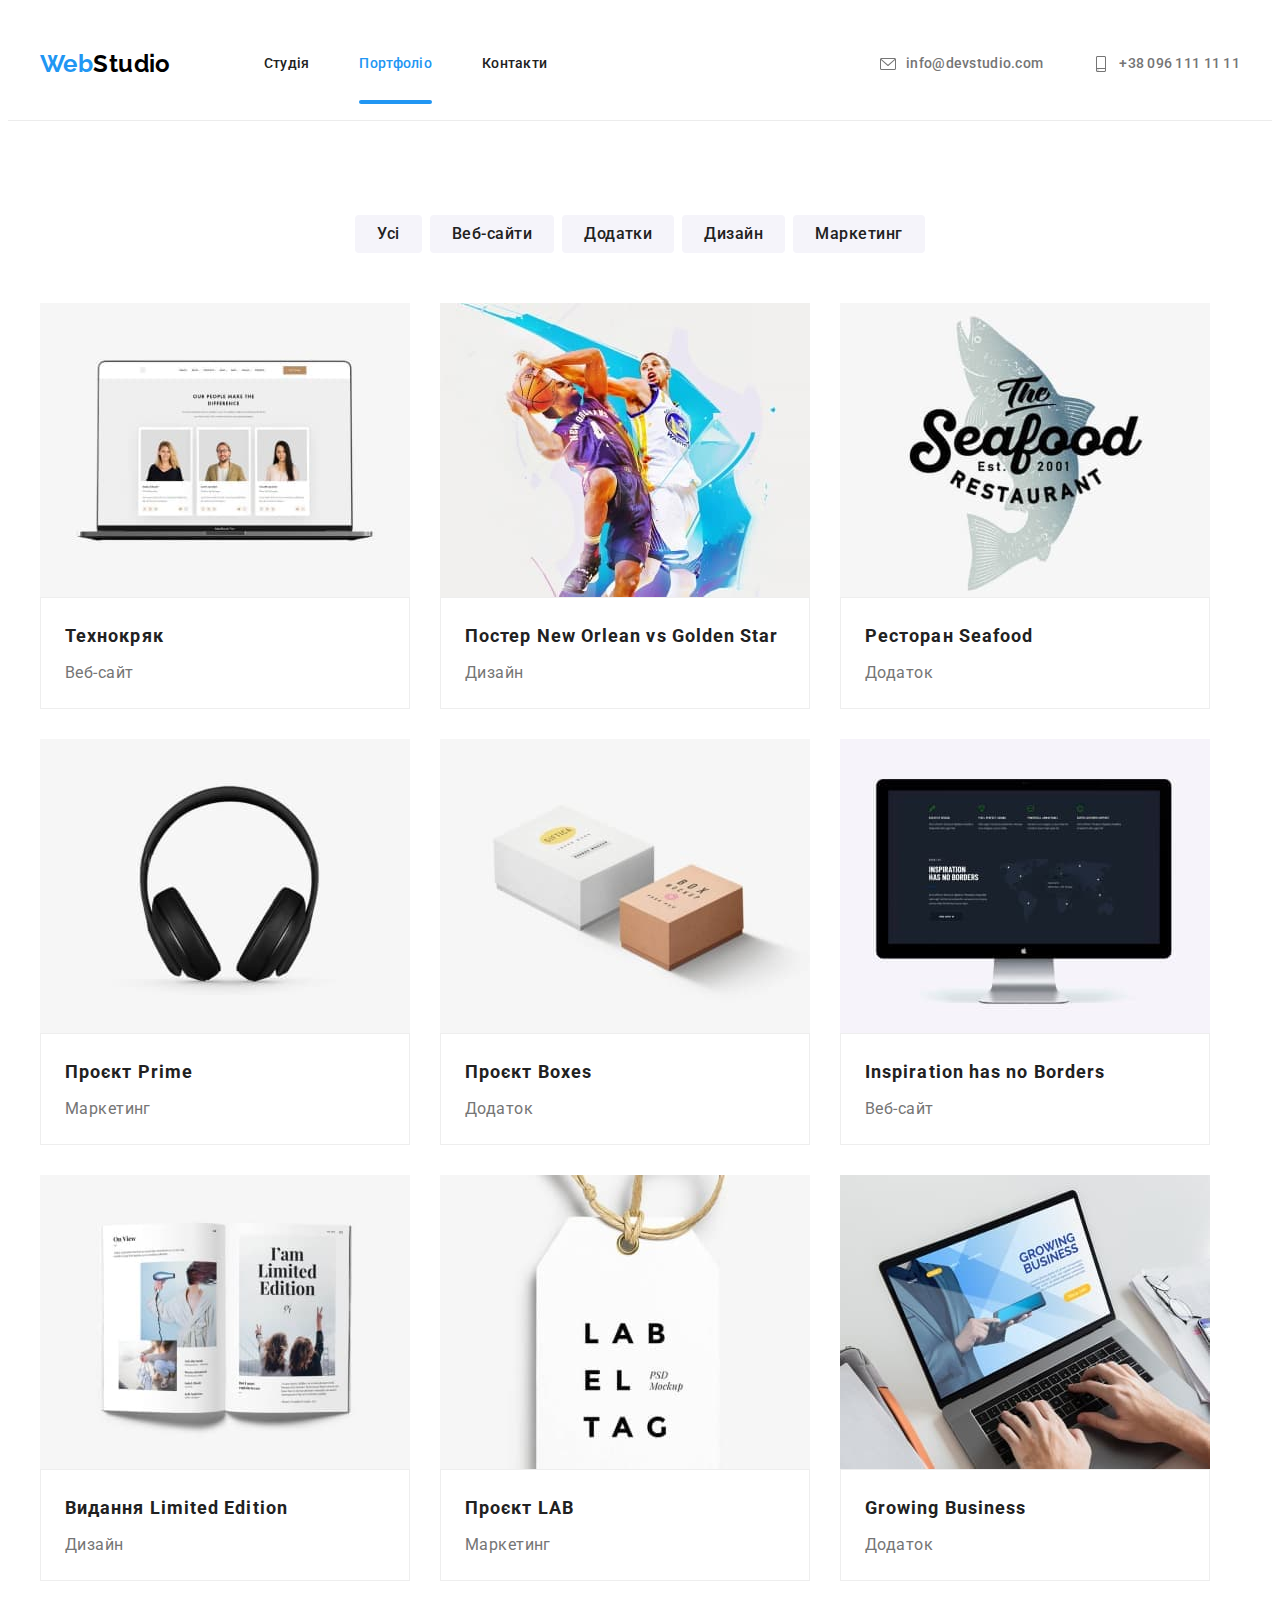
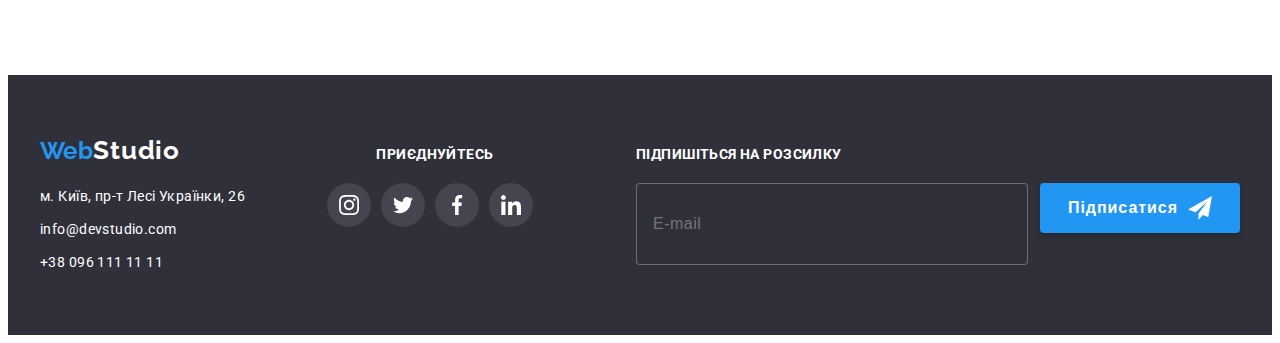
<file: portfolio.html>
<!DOCTYPE html>
<html lang="en">
<head>
    <meta charset="UTF-8">
    <meta http-equiv="X-UA-Compatible" content="IE=edge">
    <meta name="viewport" content="width=device-width, initial-scale=1.0">
    <title>Portfolio</title>
    <link href="https://fonts.googleapis.com/css2?family=Raleway:wght@700&family=Roboto:wght@400;500;700;900&display=swap" rel="stylesheet">
    <link rel="stylesheet" href="https://cdnjs.cloudflare.com/ajax/libs/modern-normalize/1.1.0/modern-normalize.min.css" integrity="sha512-wpPYUAdjBVSE4KJnH1VR1HeZfpl1ub8YT/NKx4PuQ5NmX2tKuGu6U/JRp5y+Y8XG2tV+wKQpNHVUX03MfMFn9Q==" crossorigin="anonymous" referrerpolicy="no-referrer" />
    <link rel="stylesheet" href="./css/main.min.css">
    <link rel="stylesheet" href="./css/styles.css">
</head>

<body>
    <header>
        <div class="container">
        <nav class="main-nav">
     <a href="./index.html" class="logo">
        <span class="current">Web</span>Studio
     </a>
     <ul class="site-nav list">
         <li class="item"><a href="./index.html" class="link">Студія</a></li>
         <li class="item"><a href="./portfolio.html" class="link current current-link">Портфоліо</a></li>
         <li class="item"><a href="" class="link">Контакти</a></li>   
     </ul>
    </nav>
             <ul class="auth-nav list">
                <li class="item">
                    
                    <a href="mailto:info@devstudio.com" class="link">
                        <svg class="mail-icon">
                            <use href="./images/symbol-defs.svg#icon-envelope"></use>
                        </svg>
                        info@devstudio.com</a>
                </li>
                <li class="item">
                    <a href="tel:+380961111111" class="link">
                        <svg class="tel-icon">
                            <use href="./images/symbol-defs.svg#icon-smartphone"></use>
                        </svg>
                        +38 096 111 11 11</a>
                </li>
             </ul>
           
            </div>
   
        </header>
    <main>
        <section class="section">
        <div class="container">
        
            <h1 class="visually-hidden">Портфоліо</h1>
            <ul class="list list-filter">
                <li class="filter"><button type="button" class="button">Усі</button></li>
                <li class="filter"><button type="button" class="button">Веб-сайти</button></li>
                <li class="filter"><button type="button" class="button">Додатки</button></li>
                <li class="filter"><button type="button" class="button">Дизайн</button></li>
                <li class="filter"><button type="button" class="button">Маркетинг</button></li> 
            
           </ul>
        
          
        <ul class="list gallery">
                <li class="item ">
                    
                    <a href="" class="gallery__link link">
                        <div class="gallery__item">
                    <img src="./images/Технокряк.jpg" alt="Технокряк" width="370">
                    <p class="gallery__description">Ресурс пропонує комплексні пропозиції з різним рівнем функціоналу та сервісів. Все це дозволить відвідувачу отримати вичерпні відомості про компанію чи приватну особу.</p>
                    </div>
                    <div class="project">
                        <h2 class="title">Технокряк</h2>
                        <p class="text">Веб-сайт</p>
                    </div>
                </a>
                </li>
                <li class="item">
                    
                    <a href="" class="gallery__link link">
                        <div class="gallery__item">
                    <img src="./images/Постер.jpg" alt="Постер" width="370">
                    <p class="gallery__description">Ресурс пропонує комплексні пропозиції з різним рівнем функціоналу та сервісів. Все це дозволить відвідувачу отримати вичерпні відомості про компанію чи приватну особу.</p>
                    </div>
                    <div class="project">
                        <h2 class="title">Постер New Orlean vs Golden Star</h2>
                        <p class="text">Дизайн</p>
                    </div>
                </a>
                </li>
                <li class="item">
                    
                    <a href="" class="gallery__link link">
                        <div class="gallery__item">
                    <img src="./images/Ресторан.jpg" alt="Ресторан" width="370">
                    <p class="gallery__description">Ресурс пропонує комплексні пропозиції з різним рівнем функціоналу та сервісів. Все це дозволить відвідувачу отримати вичерпні відомості про компанію чи приватну особу.</p>
                    </div>
                    <div class="project">
                        <h2 class="title">Ресторан Seafood</h2>
                        <p class="text">Додаток</p>
                    </div>
                </a>
                </li>
                <li class="item">
                    
                    <a href="" class="gallery__link link">
                        <div class="gallery__item">
                    <img src="./images/ПроектPrime.jpg" alt="ПроектPrime" width="370">
                    <p class="gallery__description">Ресурс пропонує комплексні пропозиції з різним рівнем функціоналу та сервісів. Все це дозволить відвідувачу отримати вичерпні відомості про компанію чи приватну особу.</p>
                    </div>
                    <div class="project">
                        <h2 class="title">Проєкт Prime</h2>
                        <p class="text">Маркетинг</p>
                    </div>
                </a>
                </li>
                <li class="item">
                    
                    <a href="" class="gallery__link link">
                        <div class="gallery__item">
                    <img src="./images/ПроектBoxes.jpg" alt="ПроектBoxes" width="370">
                    <p class="gallery__description">Ресурс пропонує комплексні пропозиції з різним рівнем функціоналу та сервісів. Все це дозволить відвідувачу отримати вичерпні відомості про компанію чи приватну особу.</p>
                    </div>
                    <div class="project">
                        <h2 class="title">Проєкт Boxes</h2>
                        <p class="text">Додаток</p>
                    </div>
                </a>
                </li>
                <li class="item">
                    
                    <a href="" class="gallery__link link">
                        <div class="gallery__item">
                    <img src="./images/Inspiration.jpg" alt="Inspiration" width="370">
                    <p class="gallery__description">Ресурс пропонує комплексні пропозиції з різним рівнем функціоналу та сервісів. Все це дозволить відвідувачу отримати вичерпні відомості про компанію чи приватну особу.</p>
                    </div>
                    <div class="project">
                        <h2 class="title">Inspiration has no Borders</h2>
                        <p class="text">Веб-сайт</p>
                    </div>
                </a>
                </li>
                <li class="item">
                    
                    <a href="" class="gallery__link link">
                        <div class="gallery__item">
                    <img src="./images/Видання.jpg" alt="Видання" width="370">
                    <p class="gallery__description">Ресурс пропонує комплексні пропозиції з різним рівнем функціоналу та сервісів. Все це дозволить відвідувачу отримати вичерпні відомості про компанію чи приватну особу.</p>
                    </div>
                    <div class="project">
                        <h2 class="title">Видання Limited Edition</h2>
                        <p class="text">Дизайн</p>
                    </div>
                </a>
                </li>
                <li class="item">
                    
                    <a href="" class="gallery__link link">
                        <div class="gallery__item">
                    <img src="./images/ПроектLAB.jpg" alt="ПроектLAB" width="370">
                    <p class="gallery__description">Ресурс пропонує комплексні пропозиції з різним рівнем функціоналу та сервісів. Все це дозволить відвідувачу отримати вичерпні відомості про компанію чи приватну особу.</p>
                    </div>
                    <div class="project">
                        <h2 class="title">Проєкт LAB</h2>
                        <p class="text">Маркетинг</p>
                    </div>
                </a>
                </li>
                <li class="item">
                    
                    <a href="" class="gallery__link link">
                        <div class="gallery__item">
                    <img src="./images/Growing.jpg" alt="Growing" width="370">
                    <p class="gallery__description">Ресурс пропонує комплексні пропозиції з різним рівнем функціоналу та сервісів. Все це дозволить відвідувачу отримати вичерпні відомості про компанію чи приватну особу.</p>
                    </div>
                    <div class="project">
                        <h2 class="title">Growing Business</h2>
                        <p class="text">Додаток</p>
                    </div>
                </a>
                </li>
            </ul>
        </section>
    </div>
    </main>

    
    <footer class="footer"> 
        <div class="container container-footer">
            <div class="footer-logo">
        <a href="./index.html" class="logo logo logo-footer">
            <span class="current">Web</span><span class="company-logo-white">Studio</span>
         </a>
        <address class="address">
            <ul class="footer-items list">
                <li class="footer-contacts"><a href="https://goo.gl/maps/J2nCYvBNZH49f2Dp6" target="_blank" rel="noreferrer noopener" class="link">м. Київ, пр-т Лесі Українки, 26</a></li>
                <li class="footer-contacts"><a href="mailto:info@devstudio.com" class="link item" >info@devstudio.com</a></li>
                <li class="footer-contacts"><a href="tel:+380961111111" class="link item">+38 096 111 11 11</a></li>
            </ul>
        </address>
    </div>
    <div class="footer-link">
        <h3 class="footer-title">приєднуйтесь</h3>
        <ul class="list footer-networks ">
            <li class="network">
                <a href="" class="footer-network-link" >
                    <svg class="footer-social-network" width="20" height="20">
                        <use href="./images/symbol-defs.svg#icon-instagram"></use>
                    </svg>
                </a>
            </li>
            <li class="network">
                <a href="" class="footer-network-link" >
                    <svg class="footer-social-network" width="20" height="20">
                        <use href="./images/symbol-defs.svg#icon-twitter"></use>
                    </svg>
                </a>
            </li>
            <li class="network">
                <a href="" class="footer-network-link" >
                    <svg class="footer-social-network" width="20" height="20">
                        <use href="./images/symbol-defs.svg#icon-facebook"></use>
                    </svg>
                </a>
            </li>
            <li class="network">
                <a href="" class="footer-network-link" >
                    <svg class="footer-social-network" width="20" height="20">
                        <use href="./images/symbol-defs.svg#icon-linkedin"></use>
                    </svg>
                </a>
            </li>
        </ul>
    </div>
    <div class="footer-newsletter">
        <h3 class="footer-subject">Підпишіться на розсилку</h3>
        <form class="footer-form">
        <div class="footer-email">
        <label for="email">
            <input type="email" name="mail" placeholder="E-mail ">
        </label>
        </div>
        
        <button type="submit" class="footer-btn">
            Підписатися
            <svg class="icon-send" width="24" height="24">
                <use href="/images/icon send.svg#icon-send"></use>
            </svg>
        </button>
        </form>
    </div>
    
</div>
    </footer>
   
</body>
</html>
</file>
<file: css/styles.css>
/* колір основного тексту #757575; */

/* допоміжний колір тексту #212121;   */

/*  білий колір #FFFFFF; */

/* колір акцент #2196F3 */
/* hero bg color: #2F303A; */

/* background: #2F303A; */
/* колір logo #000000  та акцент #2196F3   */
/*      колір tel та email rgba(255, 255, 255, 0.6) */

 /* html {
    box-sizing: border-box;
} */

 /* :root {
    --primary-text-color: #757575; 
    --title-text-color: #212121; 
    --accent-color: #2196F3;
    --hero-text-color: #FFFFFF;
    --logo-color: #000000;
    --primary-bg-color: #F5F5F5;
    --hero-bg-color: #2F303A;
    --secondory-bg-color: #F5F4FA;
    --tel-email-color: rgba(255, 255, 255, 0.6);
    --hero-button-color:#188CE8;
}   */

/* body {
    color:var(--title-text-color);
    background-color: var(--hero-text-color);
    font-family: 'Roboto', sans-serif;
    font-size: 14px;
    letter-spacing: 0.03em;
} */
/* 
h1,
h2,
h3,
h4,
h5,
h6,
p,
ul {
    margin: 0;
}
img {
    display: block;
    min-width: 100%;
    height: auto;
}
address {
    font-style: normal;
}
button {
    display: block;
    cursor: pointer;
    border: none;
    border-radius: 4px;
   
}


 
.current {
    color:var(--accent-color);
}
.container {
    width: 1200px;
    margin: 0 auto;
    padding: 0 15px;
}
.section {
padding: 94px 0;

}
.list {
    list-style: none;
    padding: 0;
    margin: 0;   
}
.link {
    text-decoration: none;
    color: inherit;
} */


/* header {
    border-bottom: 1px solid #ECECEC;
}

header .container {
    display: flex;
    align-items: center;
} */
/* .logo {
    color: var(--logo-color);
    text-decoration: none;
    font-family: 'Raleway', sans-serif;
    font-weight: 700;
    font-size: 26px;
    line-height: 1.2;
    
} */


/* .main-nav {
    display: flex;
    align-items: center;
  
} */


/* .site-nav {
    display: flex;
    margin-left: 93px;
}

 
.site-nav .item:not(:last-child) {
    margin-right: 50px;
}

.site-nav .link {
    display: block;
    padding-top: 32px;
    padding-bottom: 32px;


    color:var(--title-text-color);
    
    text-decoration: none;
    font-weight: 500;
    line-height: 1.14;
    letter-spacing: 0.02em;

    transition-property: color;
  transition-duration: 250ms;
  transition-timing-function: cubic-bezier(0.4, 0, 0.2, 1);

}
.site-nav .link:hover,
.site-nav .link:focus {
    color: var(--accent-color);
}
.site-nav .link.current {
    color: var(--accent-color);
    position: relative;
}


.current-link::after {
    position: absolute;
    left:  0;
    bottom: 0;

    content: "";
    display: block;
    width: 100%;
    height: 4px;
    
    background:var(--accent-color);
    border-radius: 2px;
   
    
} */

/* .auth-nav {
    display: flex;
    margin-left: auto;
}
.auth-nav .item + .item {
    margin-left: 50px;
}

.auth-nav .link {
    display: flex;
    color: var(--primary-text-color);
    text-decoration: none;
    font-weight: 500;
    line-height: 1.14;
    letter-spacing: 0.02em;

    transition-property: color;
    transition-duration: 250ms;
    transition-timing-function: cubic-bezier(0.4, 0, 0.2, 1);
}
.auth-nav .link:hover,
.auth-nav .link:focus {
    color: var(--accent-color);
} */
/* .mail-icon,
.tel-icon {
    width: 16px;
    height: 16px;
    margin-right: 10px;

    fill: currentColor;  
  
}
.mail-icon:hover,
.mail-icon:focus {
    color: var(--accent-color);
}
.tel-icon:hover,
.tel-icon:focus {
    color: var(--accent-color);
} */


/* hero */
 /* .overlay {
    max-width: 1600px;
    height: 600px;
    margin-left: auto;
    margin-right: auto;
    background-color: #C4C4C4;
    background-image: linear-gradient(to right,rgba(47, 48, 58, 0.4), rgba(47, 48, 58, 0.4)),url(../images/hero.jpg);
    background-position: center;
    background-size: cover; 
    background-repeat: no-repeat;
    
}  */


/* .hero {
    text-align: center;
    padding: 200px 0;
    
}
.hero__title {
    width: 696px;
    margin: 0 auto;
    margin-bottom: 30px;
    
   
    color: var(--hero-text-color);
    font-weight: 900;
    font-size: 44px;
    line-height: 1.36;
    text-align: center;
    letter-spacing: 0.06em;
    text-transform: uppercase;
    
} */
/* .hero .button {
    display: inline-block;
    min-width: 216px;
    border-radius: 4px;
    padding: 10px 32px;

    color: var(--hero-text-color);
    background-color: var(--hero-button-color);
    font-family: inherit;
    font-weight: 700;
    font-size: 16px;
    line-height: 1.88;
    letter-spacing: 0.06em;
    cursor: pointer;
    border: none;

} */


/* .section__title {
    margin-bottom: 0;
    margin-top: 0;


    color: var(--title-text-color);
    font-weight: 700;
    font-size: 36px;
    line-height: 1.16;
} */

/* .visually-hidden {
    position: absolute;
    width: 1px;
    height: 1px;
    margin: -1px;
    border: 0;
    padding: 0;
    
    white-space: nowrap;
    clip-path: inset(100%);
    clip: rect(0 0 0 0);
    overflow: hidden;
  } */
/* feature */
  /* .feature__antenna-icon::before {
    display: block;
    content: "";
    height: 120px;
    background:  #F5F4FA;
    margin-bottom: 30px;
    background-image: url( ../images/antenna.svg);
    background-repeat: no-repeat;
    background-position: center;
    border-radius: 4px;
    
}
.feature__clock-icon::before {
    display: block;
    content: "";
    height: 120px;
    background:  #F5F4FA;
    margin-bottom: 30px;
    background-image: url(../images/clock.svg);
    background-repeat: no-repeat;
    background-position: center;
    border-radius: 4px;
    
}
.feature__diagram-icon::before {
    display: block;
    content: "";
    height: 120px;
    background:  #F5F4FA;
    margin-bottom: 30px;
    background-image:url(../images/diagram.svg);
    background-repeat: no-repeat;
    background-position: center;
    border-radius: 4px;
    
}
.feature__astronaut-icon::before {
    display: block;
    content: "";
    height: 120px;
    background:  #F5F4FA;
    margin-bottom: 30px;
    background-image:url(../images/astronaut.svg);
    background-repeat: no-repeat;
    background-position: center;
    border-radius: 4px;
    
} */

/* .feature__list {
    display: flex;
    gap: 30px;
}
.feature__title {
    margin-bottom: 10px;


    font-size: 14px;
    color: var(--title-text-color);
    font-weight: 700;
    line-height: 1.14;
    text-transform: uppercase;

}
.feature__text {
    color: var(--primary-text-color);
    line-height: 1.71;
}   */

/* work */

/* .work {
    padding-top: 0;
}

.work .section__title {
    text-align: center;
    margin-bottom: 50px;
}
.work__list {
    display: flex;
    list-style: none;
}
.work__list .item:not(:last-child) {
    margin-right: 30px;

}
.work__item {
    position: relative;
}
.work__text {
font-weight: 700;
line-height: 1.14;
text-transform: uppercase;
color: var(--hero-text-color);
background: rgba(47, 48, 58, 0.8);

    position: absolute;
    bottom: 0;
    width: 100%;
    height: 70px;
    display: flex;
    align-items: center;
    justify-content: center;
  
} */
/* team*/
/* .team-list {
    display: flex;
    list-style: none;
}
.team-list__item {
    background: var(--hero-text-color);
    box-shadow: 0px 1px 3px rgba(0, 0, 0, 0.12), 0px 1px 1px rgba(0, 0, 0, 0.14), 0px 2px 1px rgba(0, 0, 0, 0.2);
    border-radius: 0px 0px 4px 4px;
}
.team-list__item:not(:last-child) {
    margin-right: 30px;

}
.our-team {
    background-color: var(--secondory-bg-color);
}
.our-team .section__title {
    text-align: center;
    margin-bottom: 50px;
}
.our-team .team {
    padding-top: 30px;
    padding-bottom: 30px;
    text-align: center;
}

.team-list__title {
    margin-bottom: 10px;


    color:var(--title-text-color);
    font-weight: 500;
    font-size: 16px;
    line-height: 1.19;
}
.team-list__text {
    margin-top: 0;
    margin-bottom: 16px;


    color: var(--primary-text-color);
    font-size: 16px;
    line-height: 1.19;
} */
/* .socials {
    display: flex;
    justify-content: center;
    gap: 10px;

    
} */
/* .team-soc-link {
    width: 44px;
    height: 44px;
    color: #AFB1B8;
    background-color: #FFFFFF;
    border-radius: 50%;
  

    display: flex;
    justify-content: center;
    align-items: center;

    transition: color 250ms cubic-bezier(0.4, 0, 0.2, 1),
    background-color 250ms cubic-bezier(0.4, 0, 0.2, 1) ;
    


}
.team-soc-link:hover,
.team-soc-link:focus {
    background-color: #2196F3;
    color: var(--hero-text-color);
  
}
.team-soc-icon {
    width: 20px;
    height: 20px;
    fill: currentColor;
  
} */
/* clients */

/* .clients__title {
 text-align: center;
 margin-bottom: 50px;

 font-size: 36px;
line-height: 1.17;
letter-spacing: 0.03em;

color: #212121;

}
.clients__list {
    display: flex;
 
}
.clients__item:not(:last-child) {
margin-right: 30px;

}
.clients__link {
    width: 170px;
    height: 92px;
    display: flex;
    justify-content: center;
    align-items: center;
    border: 1px solid currentColor;
    border-radius: 4px;
    color: #AFB1B8;

    transition: color 250ms cubic-bezier(0.4, 0, 0.2, 1);

}
.clients__link:hover,
.clients__link:focus {
    color: var(--accent-color);
}

.clients__icon {
    width: 106px;
    fill: currentColor;
} */


/* footer */
/* .footer__container {
    display: flex;
    align-items: baseline;
}
.footer {
    background-color: var(--hero-bg-color);
    padding: 60px 0;
    
}
.footer__logo {
    color: var(--hero-text-color);
    font-weight: 700;
    font-size: 26px;
    line-height: 1.19;
    
}
.footer__position {
    margin-right: 70px;
} */
/* .footer-soc__icon {
    width: 20px;
    height: 20px;
    fill: var(--hero-text-color)

}

.footer-soc__text {
margin-bottom: 20px;
font-weight: 700;
line-height: 1.14;
text-transform: uppercase;
color: var(--hero-text-color);
}
.footer-soc__item {
width: 206px;
height: 44px;

}
.footer-soc__link {
    width: 44px;
    height: 44px;
    color: #AFB1B8;
    border-radius: 50%;
    background: rgba(255, 255, 255, 0.1);
  
    display: flex;
    justify-content: center;
    align-items: center;

    transition: transform 250ms cubic-bezier(0.4, 0, 0.2, 1),
    color 250ms cubic-bezier(0.4, 0, 0.2, 1),
    background-color 250ms cubic-bezier(0.4, 0, 0.2, 1) ;

}
.footer-soc__link:hover,
.footer-soc__link:focus {
    background-color: #2196F3;
    color: var(--hero-text-color);
  
} */

/* .newsletter {
    margin-left: auto;
    
}
.footer-subject {
font-weight: 700;
font-size: 14px;
line-height: 1.14;
letter-spacing: 0.03em;
text-transform: uppercase;
color: var(--hero-text-color);
margin-bottom: 20px;
}
.footer-form {
    display: flex;
}
.footer-email input {
    color: rgba(255, 255, 255, 0.6);
    font-weight: 400;
    font-size: 16px;
    line-height: 1.25;
    letter-spacing: 0.03em;
    background: var(--hero-bg-color);
    border: 1px solid rgba(255, 255, 255, 0.3);
    border-radius: 4px;
    height: 50px;
    width: 358px;
    padding: 15px 16px;
}
.footer-button {
    font-weight: bold;
    font-size: 16px;
    line-height: 1.9;
    letter-spacing: 0.06em;
    color: var(--hero-text-color);
    background-color: var(--accent-color);
    border: transparent;
    box-shadow: 0px 4px 4px rgb(0 0 0 / 15%);
    border-radius: 4px;
    height: 50px;
    min-width: 200px;
    cursor: pointer;
    padding: 0;
    display: flex;
    align-items: center;
    justify-content: center;
    margin-left: 12px;
}
.icon-send {
    margin-left: 12px;
} */
    

/* Modal window */

/* .backdrop {
    position: fixed;
    width: 100%;
    height: 100%;
    left: 0px;
    top: 0px;
    
    background: rgba(0, 0, 0, 0.2);
    opacity: 1;
    transition: opacity 250ms cubic-bezier(0.4, 0, 0.2, 1);
}
.backdrop.is-hidden {
    opacity: 0;
    pointer-events: none;
}

.backdrop.is-hidden .modal {
    transform: translate(-50%, -50%) scale(0.9);
}
.modal {
position: absolute;
top: 50%;
left: 50%;
transform: translate(-50%, -50%) scale(1);
padding: 40px;
min-width: 528px;
min-height: 581px;
background: #FFFFFF;
box-shadow: 0px 1px 3px rgba(0, 0, 0, 0.12), 0px 1px 1px rgba(0, 0, 0, 0.14), 0px 2px 1px rgba(0, 0, 0, 0.2);
border-radius: 4px;
transition: transform 250ms cubic-bezier(0.4, 0, 0.2, 1);

}
.modal-icon {
    border: 1px solid rgba(0, 0, 0, 0.1);
    border-radius: 50%;
    width: 30px;
    height: 30px;
    
    background-color: var(--hero-text-color);
    top: 8px;
    right: 8px;
    cursor: pointer;
    position: absolute;

}
.modal-icon:hover,
.modal-icon:focus {
    fill: var(--accent-color);
}
.close {
    position: absolute;
    top: 50%;
    left: 50%;
    transform: translate(-50%,-50%);
    width: 100%;
    height: 100%;

} */

/* .modal-form-text {
font-weight: 700;
font-size: 20px;
line-height: 1.15;
text-align: center;
letter-spacing: 0.03em;
color: var(--title-text-color);
margin-bottom: 12px;
}
.modal-form-field {
    margin-bottom: 10px;
    display: flex;
    flex-direction: column;
}
.modal-form-field:nth-child(4n+1) {
    margin-bottom: 20px;
}
.modal-form-label {
margin-bottom: 4px;
font-weight: 400;
font-size: 12px;
line-height: 1.17;
letter-spacing: 0.01em;
color: var(--primary-text-color);
}
.input-wrap {
    position: relative;
}
.form-input {
    margin: 0;
border: 1px solid rgba(33, 33, 33, 0.2);
border-radius: 4px;
width: 100%;
height: 40px;
font-weight: 400;
font-size: 12px;
line-height: 1.17;
letter-spacing: 0.01em;
color: var(--primary-text-color);
cursor: pointer;
outline: none;
padding: 12px;
padding-left: 42px;
transition: border 250ms cubic-bezier(0.4, 0, 0.2, 1);
}
.modal-svg {
    position: absolute;
    left: 15px;
    top: 50%;
    transform: translateY(-50%);
    transition: fill 250ms cubic-bezier(0.4, 0, 0.2, 1);
}
.form-input:hover,
.form-input:focus {
    border-color: var(--accent-color);
}
.form-input:hover + .modal-svg,
.form-input:focus + .modal-svg {
  fill: var(--accent-color);
}




.modal-form-textarea {
border: 1px solid rgba(33, 33, 33, 0.2);
border-radius: 4px;
resize: none;
height: 120px;
font-weight: 400;
font-size: 12px;
line-height: 1.17;
letter-spacing: 0.01em;
color: var(--primary-text-color);
cursor: pointer;
outline: none;
transition: border-color 250ms cubic-bezier(0.4, 0, 0.2, 1);
padding: 12px 16px;
}
.modal-form-textarea:hover,
.modal-form-textarea:focus {
    border-color: var(--accent-color);
}
.checkbox {
    display: block;
}
.modal-checkbox-input {
    appearance: none;
    position: absolute;   
}

.checkbox-label {
display: flex;
align-items: center;
justify-content: center;
font-weight: 400;
font-size: 14px;
line-height: 1.71;
letter-spacing: 0.03em;
color: var(--primary-text-color);
}
.modal-checkbox-input:checked + .checkbox-label svg {
background-color: var(--accent-color);
border: none;

}
.checkbox-label svg {
width: 16px;
height: 15px;
border: 2px solid var(--title-text-color);
border-radius: 4px;
margin-right: 7px;
}
.checkbox-icon {
fill: transparent;
}
.experpt {
color: var(--accent-color);
text-decoration: underline;
margin-left: 3px;
}
.button-modal {
margin-top: 30px;
text-align: center;
justify-content: center;
display: flex;
}
.button-clik {
    letter-spacing: 0.06em;
    color: var(--hero-text-color);
    background-color: var(--accent-color);
    cursor: pointer;
    font-weight: 700;
    font-size: 16px;
    line-height: 1.9;
    border: transparent;
    border-radius: 4px;
    padding: 10px 32px;
    min-width: 200px;
    min-height: 50px;
    box-shadow: 0px 4px 4px rgb(0 0 0 / 15%);
} */





/* contacts */
/* .contacts {
    font-style: normal;
    margin-top: 20px;
}
.contacts .item:not(:last-child) {
    margin-bottom: 9px;

}

.contacts .link{
    color:  var(--hero-text-color);
    background-color: var(--hero-bg-color);
    text-decoration: none;
    line-height: 1.71;

    transition-property: color;
    transition-duration: 250ms;
    transition-timing-function: cubic-bezier(0.4, 0, 0.2, 1);


}
.contacts .item {
    color: var(--tel-email-color);
}
.contacts .link:hover,
.contacts .link:focus {
    color: var(--accent-color);
} */
/* portfolio */

/* .list-filter {
    display: flex;
    justify-content: center; 
    margin-bottom: 50px;  
}

.list-filter .filter {
    margin-right: 8px;     
}
.list-filter .filter:last-child {
    margin-right: 0;
}



.list .button {
    border-radius: 4px;
    border: none;
    padding: 6px 22px;
   
    color: var(--title-text-color);
    background-color: var(--secondory-bg-color);
    font-family: inherit;
    font-weight: 500;
    font-size: 16px;
    line-height: 1.62;
    cursor: pointer;
    letter-spacing: 0.03em;
    transition: box-shadow 250ms cubic-bezier(0.4, 0, 0.2, 1),
    color 250ms cubic-bezier(0.4, 0, 0.2, 1),
    background-color 250ms cubic-bezier(0.4, 0, 0.2, 1);

}
.list .button:hover,
.list .button:focus {
 color: var(--hero-text-color);
 background-color: var(--accent-color);
 box-shadow: 0px 3px 1px rgba(0, 0, 0, 0.1), 0px 1px 2px rgba(0, 0, 0, 0.08), 0px 2px 2px rgba(0, 0, 0, 0.12);

} */





/* gallery */
 /* .gallery {
    display: flex;
    flex-wrap: wrap;
    gap: 30px;
}
.gallery .item {
    width: 370px;

    
}
.gallery .item:nth-child(3n) {
    margin-right: 0;
}
.gallery .project {
    padding: 20px 24px;
    border: 1px solid #EEEEEE;
}


.gallery .title {
    margin-bottom: 4px;
    margin-top: 0;


    color: var(--title-text-color);
    font-weight: 700;
    font-size: 18px;
    line-height: 2;
    letter-spacing: 0.06em;
}
.gallery .text {

    margin: 0;
    color: var(--primary-text-color);
    font-size: 16px;
    line-height: 1.88;
}
.gallery__link {
    display: block;
    transition: box-shadow 250ms cubic-bezier(0.4, 0, 0.2, 1);
     
}
.gallery__link:hover,
.gallery__link:focus {
    box-shadow: 0px 1px 1px rgba(0, 0, 0, 0.12), 0px 4px 4px rgba(0, 0, 0, 0.06), 1px 4px 6px rgba(0, 0, 0, 0.16);
}

.gallery__item {
    position: relative;
    overflow: hidden;
    
}
.gallery__description {
    position: absolute;
    left: 0;
    bottom: 0;

    opacity: 1;

    display: flex;
    align-items: center;
    justify-content: center;
    padding: 45px 14px 66px 34px;

    width: 100%;
    height: 100%;
    font-size: 18px;
line-height: 1.6;

letter-spacing: 0.03em;

color: var(--hero-text-color);
background: rgba(33, 150, 243, 0.9);

transform: translateY(100%);
transition: transform 250ms cubic-bezier(0.4, 0, 0.2, 1);
}
.item:hover .gallery__description {
    transform: translateY(0);
}  */
</file>
<file: css/main.min.css>
:root{--primary-text-color: #757575;--title-text-color: #212121;--accent-color: #2196F3;--hero-text-color: #FFFFFF;--logo-color: #000000;--primary-bg-color: #F5F5F5;--hero-bg-color: #2F303A;--secondory-bg-color: #F5F4FA;--tel-email-color: rgba(255, 255, 255, 0.6);--hero-button-color:#188CE8}.visually-hidden{position:absolute;width:1px;height:1px;margin:-1px;border:0;padding:0;white-space:nowrap;-webkit-clip-path:inset(100%);clip-path:inset(100%);clip:rect(0 0 0 0);overflow:hidden}html{-webkit-box-sizing:border-box;box-sizing:border-box}body{color:var(--title-text-color);background-color:var(--hero-text-color);font-family:"Roboto",sans-serif;font-size:14px;letter-spacing:.03em}.section{padding:60px 0}@media screen and (min-width: 1200px){.section{padding:94px 0}}.container{margin-left:auto;margin-right:auto;padding-left:15px;padding-right:15px}@media screen and (min-width: 480px){.container{width:480px}}@media screen and (min-width: 768px){.container{width:768px}}@media screen and (min-width: 1200px){.container{width:1200px}}h1,h2,h3,h4,h5,h6,p,ul{margin:0}img{display:block;max-width:100%;height:auto}address{font-style:normal}button{display:block;cursor:pointer;border:none;border-radius:4px}.current{color:var(--accent-color)}.list{list-style:none;padding:0;margin:0}.link{text-decoration:none;color:inherit}.section__title{margin-bottom:0;margin-top:0;color:var(--title-text-color);font-weight:700;font-size:28px;line-height:1.18;text-align:center;letter-spacing:.03em;margin-bottom:30px}@media screen and (min-width: 1200px){.section__title{font-size:36px;line-height:1.2;margin-bottom:50px}}header{border-bottom:1px solid #ececec;padding-top:16px;padding-bottom:16px}header .container{display:-webkit-box;display:-ms-flexbox;display:flex;-webkit-box-align:center;-ms-flex-align:center;align-items:center}.main-nav{display:-webkit-box;display:-ms-flexbox;display:flex;-webkit-box-align:center;-ms-flex-align:center;align-items:center}.logo{color:var(--logo-color);text-decoration:none;font-family:"Raleway",sans-serif;font-weight:700;font-size:24px;line-height:1.16;padding-bottom:16px;padding-top:16px}.site-nav{display:-webkit-box;display:-ms-flexbox;display:flex;margin-left:93px}@media screen and (max-width: 767px){.site-nav{display:none}}.site-nav .item:not(:last-child){margin-right:50px}.site-nav .link{display:block;padding-top:32px;padding-bottom:32px;color:var(--title-text-color);text-decoration:none;font-weight:500;line-height:1.14;letter-spacing:.02em;-webkit-transition-property:color;transition-property:color;-webkit-transition-duration:250ms;transition-duration:250ms;-webkit-transition-timing-function:cubic-bezier(0.4, 0, 0.2, 1);transition-timing-function:cubic-bezier(0.4, 0, 0.2, 1)}.site-nav .link:hover,.site-nav .link:focus{color:var(--accent-color)}.site-nav .link.current{color:var(--accent-color);position:relative}.current-link::after{position:absolute;left:0;bottom:0;content:"";display:block;width:100%;height:4px;background:var(--accent-color);border-radius:2px}@media screen and (max-width: 767px){.auth-nav{display:none}}@media screen and (min-width: 768px){.auth-nav{display:-webkit-box;display:-ms-flexbox;display:flex;-webkit-box-orient:vertical;-webkit-box-direction:normal;-ms-flex-direction:column;flex-direction:column;gap:10px;margin-left:auto}}@media screen and (min-width: 1200px){.auth-nav{display:-webkit-box;display:-ms-flexbox;display:flex;-webkit-box-orient:horizontal;-webkit-box-direction:normal;-ms-flex-direction:row;flex-direction:row;margin-left:auto}}.auth-nav .link{display:-webkit-box;display:-ms-flexbox;display:flex;color:var(--primary-text-color);text-decoration:none;font-weight:500;line-height:1.14;letter-spacing:.02em;-webkit-transition-property:color;transition-property:color;-webkit-transition-duration:250ms;transition-duration:250ms;-webkit-transition-timing-function:cubic-bezier(0.4, 0, 0.2, 1);transition-timing-function:cubic-bezier(0.4, 0, 0.2, 1);margin-left:40px}.auth-nav .link:hover,.auth-nav .link:focus{color:var(--accent-color)}.mail-icon,.tel-icon{width:16px;height:16px;margin-right:10px;fill:currentColor}.mail-icon:hover,.mail-icon:focus{color:var(--accent-color)}.tel-icon:hover,.tel-icon:focus{color:var(--accent-color)}.hero{text-align:center;padding:200px 0;max-width:1600px;height:600px;margin-left:auto;margin-right:auto;background-color:#c4c4c4;background-position:center;background-size:cover;background-repeat:no-repeat;background-image:-webkit-gradient(linear, left top, right top, from(rgba(47, 48, 58, 0.4)), to(rgba(47, 48, 58, 0.4))),url(../images/hero/Header\ img_mob@1x.jpg);background-image:linear-gradient(to right, rgba(47, 48, 58, 0.4), rgba(47, 48, 58, 0.4)),url(../images/hero/Header\ img_mob@1x.jpg)}@media(min-device-pixel-ratio: 2),(-webkit-min-device-pixel-ratio: 2),(min-resolution: 192dpi),(min-resolution: 2dppx){.hero{background-image:-webkit-gradient(linear, left top, right top, from(rgba(47, 48, 58, 0.4)), to(rgba(47, 48, 58, 0.4))),url(../images/hero/Header\ img_mob@2x.jpg);background-image:linear-gradient(to right, rgba(47, 48, 58, 0.4), rgba(47, 48, 58, 0.4)),url(../images/hero/Header\ img_mob@2x.jpg);height:400px;padding:118px 0}}@media screen and (min-width: 481px){.hero{background-image:-webkit-gradient(linear, left top, right top, from(rgba(47, 48, 58, 0.4)), to(rgba(47, 48, 58, 0.4))),url(../images/hero/Header\ img_tab@1x.jpg);background-image:linear-gradient(to right, rgba(47, 48, 58, 0.4), rgba(47, 48, 58, 0.4)),url(../images/hero/Header\ img_tab@1x.jpg)}}@media screen and (min-width: 481px)and (min-device-pixel-ratio: 2),screen and (min-width: 481px)and (-webkit-min-device-pixel-ratio: 2),screen and (min-width: 481px)and (min-resolution: 192dpi),screen and (min-width: 481px)and (min-resolution: 2dppx){.hero{background-image:-webkit-gradient(linear, left top, right top, from(rgba(47, 48, 58, 0.4)), to(rgba(47, 48, 58, 0.4))),url(../images/hero/Header\ img_tab@2x.jpg);background-image:linear-gradient(to right, rgba(47, 48, 58, 0.4), rgba(47, 48, 58, 0.4)),url(../images/hero/Header\ img_tab@2x.jpg)}}@media screen and (min-width: 769px){.hero{background-image:-webkit-gradient(linear, left top, right top, from(rgba(47, 48, 58, 0.4)), to(rgba(47, 48, 58, 0.4))),url(../images/hero/Img_desk@1x.jpg);background-image:linear-gradient(to right, rgba(47, 48, 58, 0.4), rgba(47, 48, 58, 0.4)),url(../images/hero/Img_desk@1x.jpg)}}@media screen and (min-width: 769px)and (min-device-pixel-ratio: 2),screen and (min-width: 769px)and (-webkit-min-device-pixel-ratio: 2),screen and (min-width: 769px)and (min-resolution: 192dpi),screen and (min-width: 769px)and (min-resolution: 2dppx){.hero{background-image:-webkit-gradient(linear, left top, right top, from(rgba(47, 48, 58, 0.4)), to(rgba(47, 48, 58, 0.4))),url(../images/hero/Img_desk@2x.jpg);background-image:linear-gradient(to right, rgba(47, 48, 58, 0.4), rgba(47, 48, 58, 0.4)),url(../images/hero/Img_desk@2x.jpg)}}.hero__title{margin:0 auto;margin-bottom:30px;color:var(--hero-text-color);font-weight:900;font-size:24px;line-height:1.61;text-align:center;letter-spacing:.06em;text-transform:uppercase}@media screen and (min-width: 481px){.hero__title{font-size:26px}}@media screen and (min-width: 1200px){.hero__title{width:696px;font-size:44px;line-height:1.36}}@media screen and (max-width: 1199px){.hero__title{max-width:360px}}.hero .button{display:inline-block;min-width:216px;border-radius:4px;padding:10px 32px;color:var(--hero-text-color);background-color:var(--hero-button-color);font-family:inherit;font-weight:700;font-size:16px;line-height:1.88;letter-spacing:.06em;cursor:pointer;border:none}.section{padding-top:60px;padding-bottom:60px}@media screen and (min-width: 1200px){.section{padding-top:94px;padding-bottom:94px}}@media screen and (min-width: 768px){.section-title{display:-webkit-box;display:-ms-flexbox;display:flex;-ms-flex-wrap:wrap;flex-wrap:wrap;-webkit-box-pack:center;-ms-flex-pack:center;justify-content:center}}.feature__title{letter-spacing:.03em;font-weight:bold;font-size:14px;line-height:1.2;text-transform:uppercase;text-align:center;margin-top:30px}@media screen and (min-width: 768px){.feature__title{text-align:start}}.description{margin-bottom:30px}.description:nth-child(4n){margin-bottom:0}@media screen and (min-width: 768px){.description:nth-child(2n){margin-left:30px}.description:nth-child(3n){margin-bottom:0}}@media screen and (min-width: 1200px){.description{width:270px;margin-bottom:0}.description:not(:first-child){margin-left:30px}}.feature__text{letter-spacing:.03em;color:var(--primary-text-color);font-weight:400;font-size:14px;line-height:1.7;margin-top:10px}@media screen and (min-width: 768px){.feature__text{max-width:354px}}@media screen and (min-width: 1200px){.feature__text{width:270px}}.description-svg{display:-webkit-box;display:-ms-flexbox;display:flex;-webkit-box-align:center;-ms-flex-align:center;align-items:center;-webkit-box-pack:center;-ms-flex-pack:center;justify-content:center;min-width:270px;height:120px;background-color:#f5f4fa;border-radius:4px}.icon-description{width:70px;height:70px}.work{padding-top:0}@media screen and (max-width: 1199px){.work{display:none}}.work__list{display:-webkit-box;display:-ms-flexbox;display:flex;list-style:none}.work__list .item:not(:last-child){margin-right:30px}.work__item{position:relative}.work__text{font-weight:700;line-height:1.14;text-transform:uppercase;color:var(--hero-text-color);background:rgba(47,48,58,.8);position:absolute;bottom:0;width:100%;height:70px;display:-webkit-box;display:-ms-flexbox;display:flex;-webkit-box-align:center;-ms-flex-align:center;align-items:center;-webkit-box-pack:center;-ms-flex-pack:center;justify-content:center}.work .section__title{text-align:center;margin-bottom:50px}@media screen and (min-width: 768px){.team-list{display:-webkit-box;display:-ms-flexbox;display:flex;-ms-flex-wrap:wrap;flex-wrap:wrap;margin-right:-30px}}.team-list__item{background:var(--hero-text-color);-webkit-box-shadow:0px 1px 3px rgba(0,0,0,.12),0px 1px 1px rgba(0,0,0,.14),0px 2px 1px rgba(0,0,0,.2);box-shadow:0px 1px 3px rgba(0,0,0,.12),0px 1px 1px rgba(0,0,0,.14),0px 2px 1px rgba(0,0,0,.2);border-radius:0px 0px 4px 4px}.team-list__item:not(:last-child){margin-bottom:30px}@media screen and (min-width: 768px){.team-list__item{width:calc(50% - 30px)}.team-list__item:nth-child(2n+1){margin-right:30px}.team-list__item:nth-child(1n+3){margin-bottom:0}}@media screen and (min-width: 1200px){.team-list__item{width:calc(25% - 30px)}.team-list__item:nth-child(1n){margin-bottom:0}.team-list__item:not(:last-child){margin-right:30px}}.our-team{background-color:var(--secondory-bg-color)}.our-team .section__title{text-align:center;margin-bottom:50px}.our-team .team{padding-top:30px;padding-bottom:30px;text-align:center}.team-list__title{margin-bottom:10px;color:var(--title-text-color);font-weight:500;font-size:16px;line-height:1.19}.team-list__text{margin-top:0;margin-bottom:16px;color:var(--primary-text-color);font-size:16px;line-height:1.19}.socials{display:-webkit-box;display:-ms-flexbox;display:flex;-webkit-box-pack:center;-ms-flex-pack:center;justify-content:center;gap:10px}.team-soc-link{width:44px;height:44px;color:#afb1b8;background-color:#fff;border-radius:50%;display:-webkit-box;display:-ms-flexbox;display:flex;-webkit-box-pack:center;-ms-flex-pack:center;justify-content:center;-webkit-box-align:center;-ms-flex-align:center;align-items:center;-webkit-transition:color 250ms cubic-bezier(0.4, 0, 0.2, 1),background-color 250ms cubic-bezier(0.4, 0, 0.2, 1);transition:color 250ms cubic-bezier(0.4, 0, 0.2, 1),background-color 250ms cubic-bezier(0.4, 0, 0.2, 1)}.team-soc-link:hover,.team-soc-link:focus{background-color:#2196f3;color:var(--hero-text-color)}.team-soc-icon{width:20px;height:20px;fill:currentColor}.section-clients{font-weight:bold;color:var(--title-text-color);font-size:28px;line-height:1.18;text-align:center;letter-spacing:.03em;margin-bottom:30px}@media screen and (min-width: 1200px){.section-clients{font-size:36px;line-height:1.2;margin-bottom:50px}}.section-clients-logo{display:-webkit-box;display:-ms-flexbox;display:flex;-webkit-box-align:center;-ms-flex-align:center;align-items:center;-webkit-box-pack:center;-ms-flex-pack:center;justify-content:center;width:100%;height:92px;border:1px solid #afb1b8;border-radius:4px;cursor:pointer;color:#afb1b8;-webkit-transition:border-color 250ms cubic-bezier(0.4, 0, 0.2, 1),color 250ms cubic-bezier(0.4, 0, 0.2, 1);transition:border-color 250ms cubic-bezier(0.4, 0, 0.2, 1),color 250ms cubic-bezier(0.4, 0, 0.2, 1)}.section-clients-logo:hover,.section-clients-logo:focus{border-color:var(--accent-color);color:var(--accent-color)}@media screen and (min-width: 480px){.section-clients-logo{width:210px}}@media screen and (min-width: 768px){.section-clients-logo{width:226px}}@media screen and (min-width: 1200px){.section-clients-logo{width:170px}}@media screen and (max-width: 1199px){.section-clients-list,.client-item{display:-webkit-box;display:-ms-flexbox;display:flex;-ms-flex-wrap:wrap;flex-wrap:wrap;-webkit-box-align:center;-ms-flex-align:center;align-items:center;-webkit-box-pack:center;-ms-flex-pack:center;justify-content:center;-webkit-box-flex:1;-ms-flex-positive:1;flex-grow:1}}@media screen and (max-width: 767px){.client-item{margin-bottom:30px;width:calc(50% - 30px)}.client-item:nth-child(1n+5){margin-bottom:0}.client-item:nth-child(2n){margin-left:30px}}@media screen and (min-width: 768px){.client-item{width:calc(33.3333333333% - 30px);margin-bottom:30px;margin-left:30px}.client-item:nth-child(1n+4){margin-bottom:0}.client-item:nth-child(3n+1){margin-left:0}}@media screen and (min-width: 1200px){.client-item:not(:first-child){margin-left:30px}.client-item{margin-bottom:0}.section-clients-list{display:-webkit-box;display:-ms-flexbox;display:flex;-webkit-box-align:center;-ms-flex-align:center;align-items:center;-webkit-box-pack:center;-ms-flex-pack:center;justify-content:center}}.client-icon-logo{width:106px;fill:currentColor;-webkit-transition:fill 250ms cubic-bezier(0.4, 0, 0.2, 1);transition:fill 250ms cubic-bezier(0.4, 0, 0.2, 1)}.footer{padding-top:60px;padding-bottom:60px}@media screen and (max-width: 480px){.footer{background-color:var(--hero-bg-color);width:100%}}@media screen and (min-width: 481px){.footer{background-color:var(--hero-bg-color)}}@media screen and (min-width: 768px){.footer{background-color:var(--hero-bg-color)}}.logo-footer{padding:0}.footer-contacts:not(:last-child){margin-bottom:9px}.company-logo-white{letter-spacing:.03em;color:var(--hero-text-color);font-size:26px}.address{letter-spacing:.03em;color:var(--hero-text-color);font-style:normal;font-size:14px;line-height:1.7;margin-top:20px}.contact{color:rgba(255,255,255,.6);-webkit-transition:color 250ms cubic-bezier(0.4, 0, 0.2, 1);transition:color 250ms cubic-bezier(0.4, 0, 0.2, 1)}.contact:hover{color:var(--accent-color)}.footer-address{color:var(--hero-text-color);-webkit-transition:color 250ms cubic-bezier(0.4, 0, 0.2, 1);transition:color 250ms cubic-bezier(0.4, 0, 0.2, 1)}.footer-address:hover{color:var(--accent-color)}@media screen and (min-width: 768px){.container-footer{display:-webkit-box;display:-ms-flexbox;display:flex;-webkit-box-align:baseline;-ms-flex-align:baseline;align-items:baseline;-ms-flex-pack:distribute;justify-content:space-around;-ms-flex-wrap:wrap;flex-wrap:wrap}}@media screen and (min-width: 1200px){.container-footer{display:-webkit-box;display:-ms-flexbox;display:flex;-webkit-box-align:baseline;-ms-flex-align:baseline;align-items:baseline;margin:0 auto;padding-left:15px;padding-right:15px}}@media screen and (max-width: 767px){.footer-logo{text-align:center}}@media screen and (min-width: 768px){.footer-logo{text-align:center}}@media screen and (min-width: 1200px){.footer-logo{-webkit-box-flex:1;-ms-flex-positive:1;flex-grow:1;text-align:start;margin-right:0}}@media screen and (max-width: 767px){.footer-link{text-align:center;margin-top:60px}}@media screen and (min-width: 1200px){.footer-link{margin-left:70px}}.footer-title{color:var(--hero-text-color);font-weight:bold;font-size:14px;line-height:1.2;letter-spacing:.03em;text-transform:uppercase;margin-bottom:20px}@media screen and (min-width: 768px){.footer-title{text-align:center}}.footer-networks{display:-webkit-box;display:-ms-flexbox;display:flex}@media screen and (max-width: 767px){.footer-networks{-webkit-box-pack:center;-ms-flex-pack:center;justify-content:center}}.footer-network-link{width:44px;height:44px;border-radius:50%;background-color:rgba(255,255,255,.1);display:-webkit-box;display:-ms-flexbox;display:flex;-webkit-box-align:center;-ms-flex-align:center;align-items:center;-webkit-box-pack:center;-ms-flex-pack:center;justify-content:center;margin-right:10px;-webkit-transition:background-color 250ms cubic-bezier(0.4, 0, 0.2, 1);transition:background-color 250ms cubic-bezier(0.4, 0, 0.2, 1)}.footer-network-link:hover,.footer-network-link:focus{background-color:var(--accent-color)}.footer-social-network{fill:var(--hero-text-color)}.footer-subject{color:var(--hero-text-color);font-weight:bold;font-size:14px;line-height:1.2;letter-spacing:.03em;text-transform:uppercase;margin-bottom:20px}.footer-newsletter{margin-top:60px}@media screen and (max-width: 767px){.footer-newsletter{text-align:center}}@media screen and (min-width: 768px){.footer-newsletter{text-align:center}}@media screen and (min-width: 1200px){.footer-newsletter{margin-left:93px;text-align:start;margin-top:0}}.footer-email input{color:rgba(255,255,255,.6);font-weight:400;font-size:16px;line-height:1.25;letter-spacing:.03em;background:var(--hero-bg-color);border:1px solid rgba(255,255,255,.3);border-radius:4px;height:50px;width:100%;padding:15px 16px}@media screen and (min-width: 768px){.footer-email input{width:450px}}@media screen and (min-width: 1200px){.footer-email input{width:358px}}@media screen and (min-width: 1200px){.footer-form{display:-webkit-box;display:-ms-flexbox;display:flex}}.footer-btn{font-weight:bold;font-size:16px;line-height:1.9;letter-spacing:.06em;color:var(--hero-text-color);background-color:var(--accent-color);border:rgba(0,0,0,0);-webkit-box-shadow:0px 4px 4px rgba(0,0,0,.15);box-shadow:0px 4px 4px rgba(0,0,0,.15);border-radius:4px;height:50px;min-width:200px;cursor:pointer;display:-webkit-box;display:-ms-flexbox;display:flex;-webkit-box-align:center;-ms-flex-align:center;align-items:center;-webkit-box-pack:center;-ms-flex-pack:center;justify-content:center;padding:0}@media screen and (max-width: 1199px){.footer-btn{margin-top:20px;display:-webkit-inline-box;display:-ms-inline-flexbox;display:inline-flex}}@media screen and (min-width: 1200px){.footer-btn{margin-left:12px}}.icon-send{margin-left:10px}.backdrop{position:fixed;width:100%;height:100%;left:0px;top:0px;background:rgba(0,0,0,.2);opacity:1;-webkit-transition:opacity 250ms cubic-bezier(0.4, 0, 0.2, 1);transition:opacity 250ms cubic-bezier(0.4, 0, 0.2, 1)}.backdrop.is-hidden{opacity:0;pointer-events:none}.backdrop.is-hidden .modal{-webkit-transform:translate(-50%, -50%) scale(0.9);transform:translate(-50%, -50%) scale(0.9)}.modal{position:absolute;top:50%;left:50%;-webkit-transform:translate(-50%, -50%) scale(1);transform:translate(-50%, -50%) scale(1);padding:40px;background:#fff;-webkit-box-shadow:0px 1px 3px rgba(0,0,0,.12),0px 1px 1px rgba(0,0,0,.14),0px 2px 1px rgba(0,0,0,.2);box-shadow:0px 1px 3px rgba(0,0,0,.12),0px 1px 1px rgba(0,0,0,.14),0px 2px 1px rgba(0,0,0,.2);border-radius:4px;-webkit-transition:-webkit-transform 250ms cubic-bezier(0.4, 0, 0.2, 1);transition:-webkit-transform 250ms cubic-bezier(0.4, 0, 0.2, 1);transition:transform 250ms cubic-bezier(0.4, 0, 0.2, 1);transition:transform 250ms cubic-bezier(0.4, 0, 0.2, 1), -webkit-transform 250ms cubic-bezier(0.4, 0, 0.2, 1)}@media screen and (max-width: 1199px){.modal{width:95%;max-width:450px;height:95%;max-height:609px;owerflow:scroll}}@media screen and (min-width: 1200px){.modal{width:528px;height:581px}}.modal-icon{border:1px solid rgba(0,0,0,.1);border-radius:50%;width:30px;height:30px;background-color:var(--hero-text-color);top:8px;right:8px;cursor:pointer;position:absolute}.modal-icon:hover,.modal-icon:focus{fill:var(--accent-color)}.close{position:absolute;top:50%;left:50%;-webkit-transform:translate(-50%, -50%);transform:translate(-50%, -50%);width:100%;height:100%}.modal-form-text{font-weight:700;font-size:20px;line-height:1.15;text-align:center;letter-spacing:.03em;color:var(--title-text-color);margin-bottom:12px}.modal-form-field{margin-bottom:10px;display:-webkit-box;display:-ms-flexbox;display:flex;-webkit-box-orient:vertical;-webkit-box-direction:normal;-ms-flex-direction:column;flex-direction:column}.modal-form-field:nth-child(4n+1){margin-bottom:20px}.modal-form-label{margin-bottom:4px;font-weight:400;font-size:12px;line-height:1.17;letter-spacing:.01em;color:var(--primary-text-color)}.input-wrap{position:relative}.form-input{margin:0;border:1px solid rgba(33,33,33,.2);border-radius:4px;width:100%;height:40px;font-weight:400;font-size:12px;line-height:1.17;letter-spacing:.01em;color:var(--primary-text-color);cursor:pointer;outline:none;padding:12px;padding-left:42px;-webkit-transition:border 250ms cubic-bezier(0.4, 0, 0.2, 1);transition:border 250ms cubic-bezier(0.4, 0, 0.2, 1)}.form-input:hover,.form-input:focus{border-color:var(--accent-color)}.modal-svg{position:absolute;left:15px;top:50%;-webkit-transform:translateY(-50%);transform:translateY(-50%);-webkit-transition:fill 250ms cubic-bezier(0.4, 0, 0.2, 1);transition:fill 250ms cubic-bezier(0.4, 0, 0.2, 1)}.form-input:hover+.modal-svg,.form-input:focus+.modal-svg{fill:var(--accent-color)}.modal-form-textarea{border:1px solid rgba(33,33,33,.2);border-radius:4px;resize:none;height:120px;font-weight:400;font-size:12px;line-height:1.17;letter-spacing:.01em;color:var(--primary-text-color);cursor:pointer;outline:none;-webkit-transition:border-color 250ms cubic-bezier(0.4, 0, 0.2, 1);transition:border-color 250ms cubic-bezier(0.4, 0, 0.2, 1);padding:12px 16px}.modal-form-textarea:hover,.modal-form-textarea:focus{border-color:var(--accent-color)}.checkbox{display:block}.modal-checkbox-input{-webkit-appearance:none;-moz-appearance:none;appearance:none;position:absolute}.checkbox-label{display:-webkit-box;display:-ms-flexbox;display:flex;-webkit-box-align:center;-ms-flex-align:center;align-items:center;-webkit-box-pack:center;-ms-flex-pack:center;justify-content:center;font-weight:400;font-size:14px;line-height:1.71;letter-spacing:.03em;color:var(--primary-text-color)}.modal-checkbox-input:checked+.checkbox-label svg{background-color:var(--accent-color);border:none}.checkbox-label svg{width:16px;height:15px;border:2px solid var(--title-text-color);border-radius:4px;margin-right:7px}.checkbox-icon{fill:rgba(0,0,0,0)}.experpt{color:var(--accent-color);text-decoration:underline;margin-left:3px}.button-modal{margin-top:30px;text-align:center;-webkit-box-pack:center;-ms-flex-pack:center;justify-content:center;display:-webkit-box;display:-ms-flexbox;display:flex}.button-clik{letter-spacing:.06em;color:var(--hero-text-color);background-color:var(--accent-color);cursor:pointer;font-weight:700;font-size:16px;line-height:1.9;border:rgba(0,0,0,0);border-radius:4px;padding:10px 32px;min-width:200px;min-height:50px;-webkit-box-shadow:0px 4px 4px rgba(0,0,0,.15);box-shadow:0px 4px 4px rgba(0,0,0,.15)}.list-filter{display:-webkit-box;display:-ms-flexbox;display:flex;-webkit-box-pack:center;-ms-flex-pack:center;justify-content:center;margin-bottom:50px}.list-filter .filter{margin-right:8px}.list-filter .filter:last-child{margin-right:0}.list .button{border-radius:4px;border:none;padding:6px 22px;color:var(--title-text-color);background-color:var(--secondory-bg-color);font-family:inherit;font-weight:500;font-size:16px;line-height:1.62;cursor:pointer;letter-spacing:.03em;-webkit-transition:color 250ms cubic-bezier(0.4, 0, 0.2, 1),background-color 250ms cubic-bezier(0.4, 0, 0.2, 1),-webkit-box-shadow 250ms cubic-bezier(0.4, 0, 0.2, 1);transition:color 250ms cubic-bezier(0.4, 0, 0.2, 1),background-color 250ms cubic-bezier(0.4, 0, 0.2, 1),-webkit-box-shadow 250ms cubic-bezier(0.4, 0, 0.2, 1);transition:box-shadow 250ms cubic-bezier(0.4, 0, 0.2, 1),color 250ms cubic-bezier(0.4, 0, 0.2, 1),background-color 250ms cubic-bezier(0.4, 0, 0.2, 1);transition:box-shadow 250ms cubic-bezier(0.4, 0, 0.2, 1),color 250ms cubic-bezier(0.4, 0, 0.2, 1),background-color 250ms cubic-bezier(0.4, 0, 0.2, 1),-webkit-box-shadow 250ms cubic-bezier(0.4, 0, 0.2, 1)}.list .button:hover,.list .button:focus{color:var(--hero-text-color);background-color:var(--accent-color);-webkit-box-shadow:0px 3px 1px rgba(0,0,0,.1),0px 1px 2px rgba(0,0,0,.08),0px 2px 2px rgba(0,0,0,.12);box-shadow:0px 3px 1px rgba(0,0,0,.1),0px 1px 2px rgba(0,0,0,.08),0px 2px 2px rgba(0,0,0,.12)}.gallery{display:-webkit-box;display:-ms-flexbox;display:flex;-ms-flex-wrap:wrap;flex-wrap:wrap;gap:30px}.gallery .item{width:370px}.gallery .item:nth-child(3n){margin-right:0}.gallery .project{padding:20px 24px;border:1px solid #eee}.gallery .title{margin-bottom:4px;margin-top:0;color:var(--title-text-color);font-weight:700;font-size:18px;line-height:2;letter-spacing:.06em}.gallery .text{margin:0;color:var(--primary-text-color);font-size:16px;line-height:1.88}.gallery__link{display:block;-webkit-transition:-webkit-box-shadow 250ms cubic-bezier(0.4, 0, 0.2, 1);transition:-webkit-box-shadow 250ms cubic-bezier(0.4, 0, 0.2, 1);transition:box-shadow 250ms cubic-bezier(0.4, 0, 0.2, 1);transition:box-shadow 250ms cubic-bezier(0.4, 0, 0.2, 1), -webkit-box-shadow 250ms cubic-bezier(0.4, 0, 0.2, 1)}.gallery__link:hover,.gallery__link:focus{-webkit-box-shadow:0px 1px 1px rgba(0,0,0,.12),0px 4px 4px rgba(0,0,0,.06),1px 4px 6px rgba(0,0,0,.16);box-shadow:0px 1px 1px rgba(0,0,0,.12),0px 4px 4px rgba(0,0,0,.06),1px 4px 6px rgba(0,0,0,.16)}.gallery__item{position:relative;overflow:hidden}.gallery__description{position:absolute;left:0;bottom:0;opacity:1;display:-webkit-box;display:-ms-flexbox;display:flex;-webkit-box-align:center;-ms-flex-align:center;align-items:center;-webkit-box-pack:center;-ms-flex-pack:center;justify-content:center;padding:45px 14px 66px 34px;width:100%;height:100%;font-size:18px;line-height:1.6;letter-spacing:.03em;color:var(--hero-text-color);background:rgba(33,150,243,.9);-webkit-transform:translateY(100%);transform:translateY(100%);-webkit-transition:-webkit-transform 250ms cubic-bezier(0.4, 0, 0.2, 1);transition:-webkit-transform 250ms cubic-bezier(0.4, 0, 0.2, 1);transition:transform 250ms cubic-bezier(0.4, 0, 0.2, 1);transition:transform 250ms cubic-bezier(0.4, 0, 0.2, 1), -webkit-transform 250ms cubic-bezier(0.4, 0, 0.2, 1)}.item:hover .gallery__description{-webkit-transform:translateY(0);transform:translateY(0)}.menu{display:-webkit-box;display:-ms-flexbox;display:flex;padding:0;margin:0;list-style:none}@media(max-width: 767px){.menu{display:none}}.menu .link{padding:10px;color:inherit;text-decoration:none}.menu .link:hover,.menu .link:focus{text-decoration:underline}.menu-toggle{min-height:40px;min-width:40px;display:-webkit-box;display:-ms-flexbox;display:flex;-webkit-box-align:center;-ms-flex-align:center;align-items:center;-webkit-box-pack:center;-ms-flex-pack:center;justify-content:center;margin-left:auto;padding:0;background-color:rgba(0,0,0,0);cursor:pointer;border:none;border-radius:50%;outline:none}@media(min-width: 768px){.menu-toggle{display:none}}.menu-toggle:hover,.menu-toggle:focus{background-color:rgba(0,0,0,.1)}.menu-container{position:fixed;top:0;left:0;display:-webkit-box;display:-ms-flexbox;display:flex;-webkit-box-orient:vertical;-webkit-box-direction:normal;-ms-flex-direction:column;flex-direction:column;width:100vw;height:100vh;padding:32px;background-color:#fff;z-index:999;-webkit-transform:translateX(100%);transform:translateX(100%);-webkit-transition:-webkit-transform 250ms ease-in-out;transition:-webkit-transform 250ms ease-in-out;transition:transform 250ms ease-in-out;transition:transform 250ms ease-in-out, -webkit-transform 250ms ease-in-out}.menu-container.is-open{-webkit-transform:translateX(0);transform:translateX(0)}.menu-container .menu-toggle{position:absolute;top:16px;right:16px;color:#212121}.menu-container .menu-toggle:hover,.menu-container .menu-toggle:focus{color:var(--accent-color)}.mobile-menu{padding:0;margin:0;list-style:none;margin-bottom:auto}.mobile-menu .link{display:block;padding:10px;text-decoration:none;font-weight:500;font-size:40px;line-height:1.17;letter-spacing:.02em}.mobile-socials{display:-webkit-box;display:-ms-flexbox;display:flex;-ms-flex-wrap:wrap;flex-wrap:wrap;row-gap:10px;font-weight:500;font-size:18px;line-height:1.22;letter-spacing:.02em;color:#2196f3}.mobile-contacts{margin-bottom:64px}.mobile-contacts-item{margin-bottom:32px}.mobile-contacts-tel{font-weight:500;font-size:34px;line-height:1.17;letter-spacing:.02em;color:#2196f3}.mobile-contacts-mail{font-weight:500;font-size:24px;line-height:1.17;letter-spacing:.02em;color:#757575}.accent{color:#2196f3}.mobile-socials-item:not(:last-child){padding-right:10px;margin-right:10px;border-right:1px solid rgba(33,33,33,.2)}/*# sourceMappingURL=main.min.css.map */
</file>
